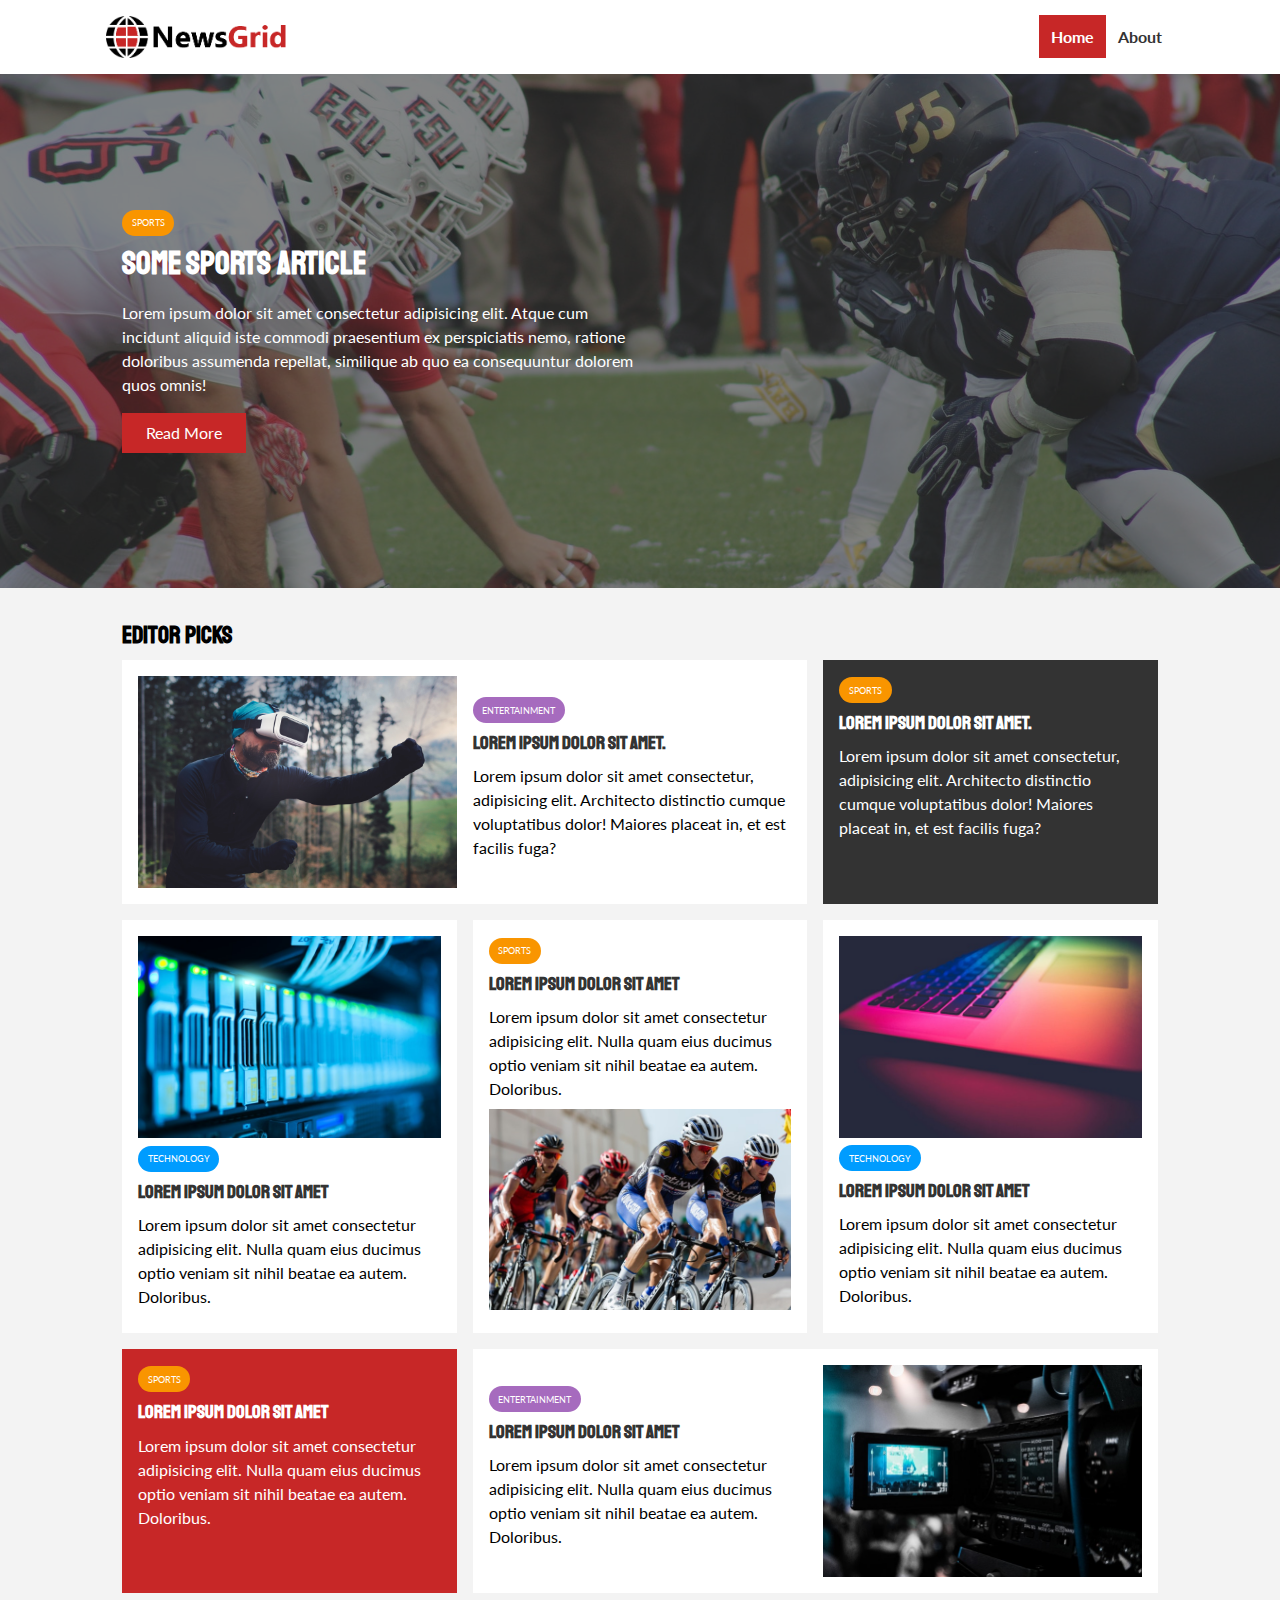
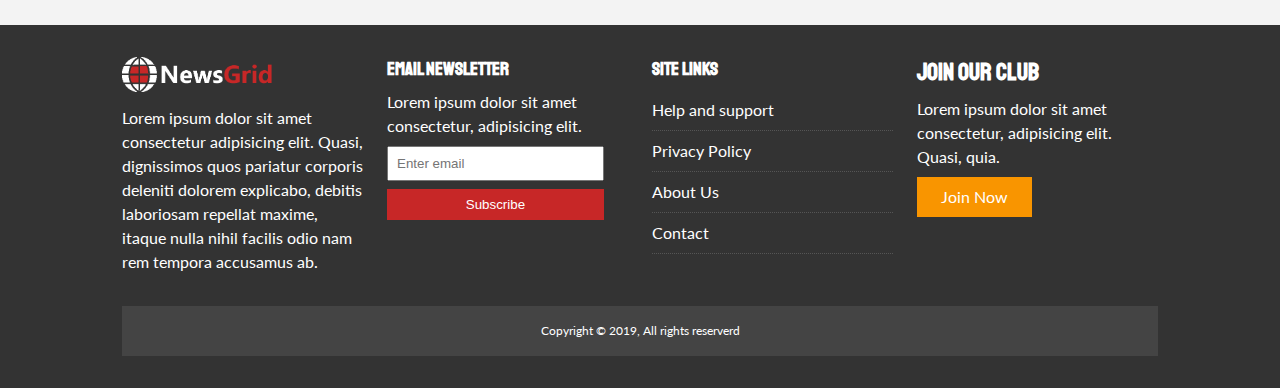
<file: index.html>
<!DOCTYPE html>
<html lang="en">
  <head>
    <meta charset="UTF-8" />
    <meta name="viewport" content="width=device-width, initial-scale=1.0" />
    <meta http-equiv="X-UA-Compatible" content="ie=edge" />
    <link
      rel="stylesheet"
      href="https://use.fontawesome.com/releases/v5.6.3/css/all.css"
      integrity="sha384-UHRtZLI+pbxtHCWp1t77Bi1L4ZtiqrqD80Kn4Z8NTSRyMA2Fd33n5dQ8lWUE00s/"
      crossorigin="anonymous"
    />
    <link
      href="https://fonts.googleapis.com/css?family=Lato|Staatliches"
      rel="stylesheet"
    />
    <link rel="stylesheet" href="./styles/style.css" />
    <link
      rel="stylesheet"
      media="screen and (max-width: 768px)"
      href="./styles/mobile.css"
    />
    <link rel="shortcut icon" type="image/x-icon" href="favicon.ico" />
    <title>NewsGrid | Latest News</title>
  </head>
  <body>
    <nav id="main-nav">
      <div class="container">
        <img src="./images/logo.png" alt="NewsGrid" class="logo" />
        <div class="social">
          <a href="#" target="blank"><i class="fab fa-facebook fa-2x"></i></a>
          <a href="#" target="blank"><i class="fab fa-youtube fa-2x"></i></a>
          <a href="#" target="blank"><i class="fab fa-instagram fa-2x"></i></a>
          <a href="#" target="blank"><i class="fab fa-twitter fa-2x"></i></a>
        </div>
        <ul>
          <li><a class="current" href="index.html">Home</a></li>
          <li><a class="" href="about.html">About</a></li>
        </ul>
      </div>
    </nav>
    <!-- Showcase -->
    <header id="showcase">
      <div class="container">
        <div class="showcase-container">
          <div class="showcase-content">
            <div class="category category-sports">Sports</div>
            <h1>Some Sports Article</h1>
            <p></p>
              Lorem ipsum dolor sit amet consectetur adipisicing elit. Atque cum
              incidunt aliquid iste commodi praesentium ex perspiciatis nemo,
              ratione doloribus assumenda repellat, similique ab quo ea
              consequuntur dolorem quos omnis!
            </p>
            <a href="article.html" class="btn btn-primary">Read More</a>
          </div>
        </div>
      </div>
    </header>
    <!-- Home Articles -->
    <section id="home-articles" class="py-2">
      <div class="container">
        <h2>Editor Picks</h2>
        <div class="articles-container">
          <article class="card">
            <img src="./images/articles/ent1.jpg" alt="#">
            <div>
              <div class="category category-ent">Entertainment</div>
              <h3>
                <a href="article.html">Lorem ipsum dolor sit amet.</a>
              </h3>
              <p>Lorem ipsum dolor sit amet consectetur, adipisicing elit. Architecto distinctio cumque voluptatibus dolor! Maiores placeat in, et est facilis fuga?</p>
            </div>
          </article>
          <article class="card bg-dark">
            <div class="category category-sports">Sports</div>
            <h3>
              <a href="article.html">Lorem ipsum dolor sit amet.</a>
            </h3>
            <p>Lorem ipsum dolor sit amet consectetur, adipisicing elit. Architecto distinctio cumque voluptatibus dolor! Maiores placeat in, et est facilis fuga?</p>
           </article>
           <article class="card">
            <img src="./images/articles/tech1.jpg" alt="">
            <div class="category category-tech">Technology</div>
            <h3>
              <a href="article.html">Lorem ipsum dolor sit amet</a>
            </h3>
            <p>Lorem ipsum dolor sit amet consectetur adipisicing elit. Nulla quam eius ducimus optio veniam sit nihil beatae ea autem. Doloribus.</p>
          </article>
          <article class="card">
            <div class="category category-sports">Sports</div>
            <h3>
              <a href="article.html">Lorem ipsum dolor sit amet</a>
            </h3>
            <p>Lorem ipsum dolor sit amet consectetur adipisicing elit. Nulla quam eius ducimus optio veniam sit nihil beatae ea autem. Doloribus.</p>
            <img src="./images//articles/sports1.jpg" alt="">
          </article>
          <article class="card">
            <img src="./images/articles/tech2.jpg" alt="">
            <div class="category category-tech">Technology</div>
            <h3>
              <a href="article.html">Lorem ipsum dolor sit amet</a>
            </h3>
            <p>Lorem ipsum dolor sit amet consectetur adipisicing elit. Nulla quam eius ducimus optio veniam sit nihil beatae ea autem. Doloribus.</p>
          </article>
          <article class="card bg-primary">
            <div class="category category-sports">Sports</div>
            <h3>
              <a href="article.html">Lorem ipsum dolor sit amet</a>
            </h3>
            <p>Lorem ipsum dolor sit amet consectetur adipisicing elit. Nulla quam eius ducimus optio veniam sit nihil beatae ea autem. Doloribus.</p>
          </article>
          <article class="card">
            <div>
              <div class="category category-ent">Entertainment</div>
              <h3>
                <a href="article.html">Lorem ipsum dolor sit amet</a>
              </h3>
              <p>Lorem ipsum dolor sit amet consectetur adipisicing elit. Nulla quam eius ducimus optio veniam sit nihil beatae ea autem. Doloribus.</p>
            </div>
            <img src="./images/articles/ent2.jpg" alt="">
          </article>
        </div>
      </div>
    </section>
    <!-- Footer -->
    <footer id="main-footer" class="py-2">
      <div class="container footer-container">
        <div>
          <img src="./images/logo_light.png" alt="newsgrid">
          <p>Lorem ipsum dolor sit amet consectetur adipisicing elit. Quasi, dignissimos quos pariatur corporis deleniti dolorem explicabo, debitis laboriosam repellat maxime, itaque nulla nihil facilis odio nam rem tempora accusamus ab.</p>
         </div>
         <div>
           <h3>Email newsletter</h3>
           <p>Lorem ipsum dolor sit amet consectetur, adipisicing elit.</p>
           <form>
             <input type="email" placeholder="Enter email">
             <input type="submit" value="Subscribe" class="btn btn-primary">
             
             
             
           </form>
         </div>
         <div>
           <h3>Site Links</h3>
           <ul class="list">
             <li><a href="#">Help and support</a></li>
             <li><a href="#">Privacy Policy</a></li>
             <li><a href="#">About Us</a></li>
             <li><a href="#">Contact</a></li>
           </ul>
         </div>
         <div>
           <h2>Join our club</h2>
           <p>Lorem ipsum dolor sit amet consectetur, adipisicing elit. Quasi, quia.</p>
           <a href="#" class="btn btn-secondary">Join Now</a>
         </div>
         <div>
           <p>Copyright &copy; 2019, All rights reserverd</p>
         </div>
      </div>
    </footer>

  </body>
</html>
</file>
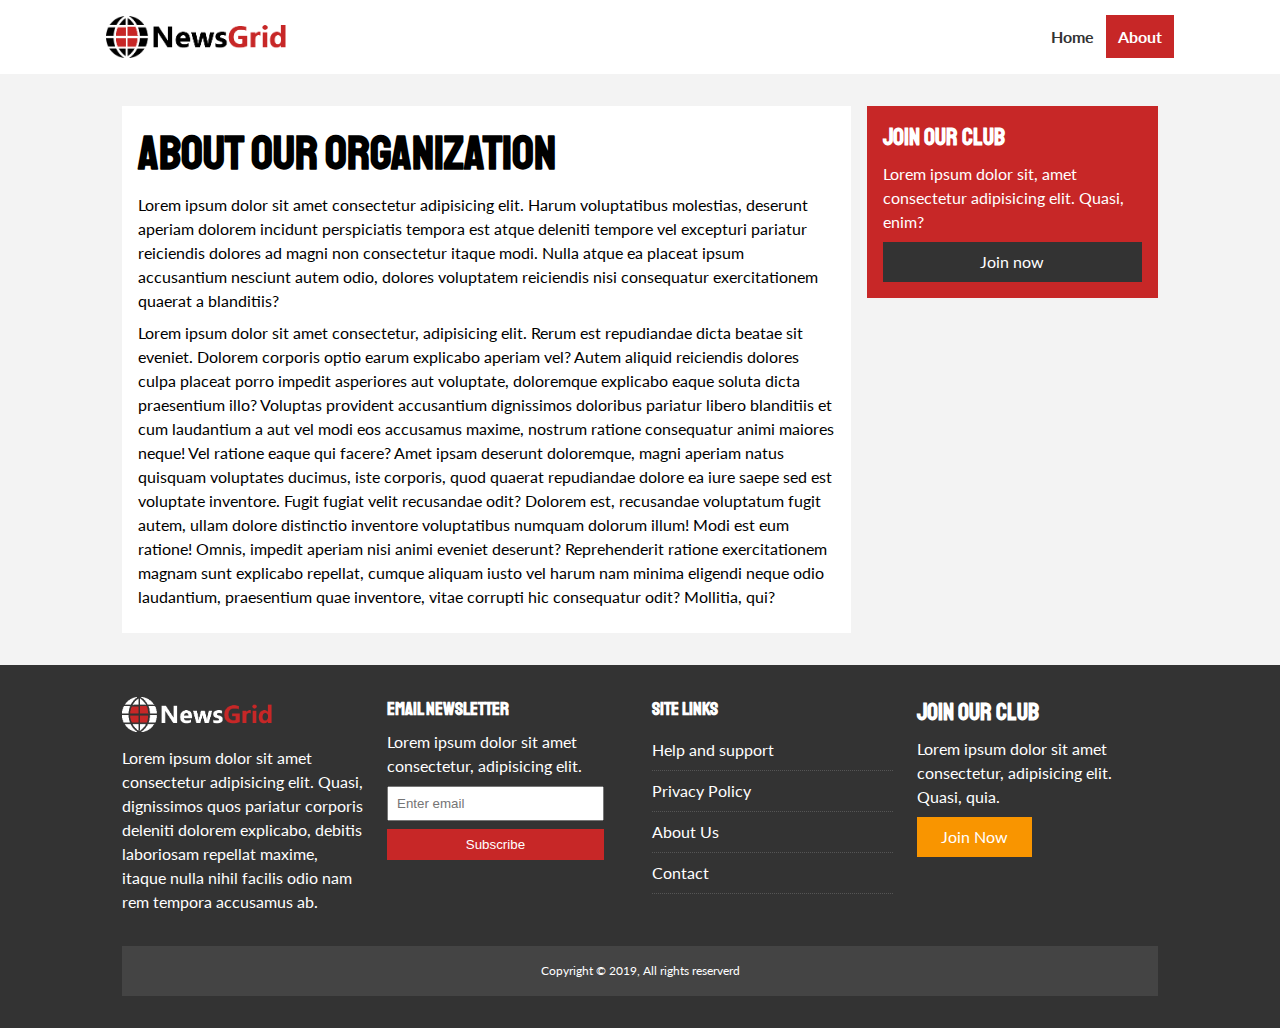
<file: about.html>
<!DOCTYPE html>
<html lang="en">
  <head>
    <meta charset="UTF-8" />
    <meta name="viewport" content="width=device-width, initial-scale=1.0" />
    <meta http-equiv="X-UA-Compatible" content="ie=edge" />
    <link
      rel="stylesheet"
      href="https://use.fontawesome.com/releases/v5.6.3/css/all.css"
      integrity="sha384-UHRtZLI+pbxtHCWp1t77Bi1L4ZtiqrqD80Kn4Z8NTSRyMA2Fd33n5dQ8lWUE00s/"
      crossorigin="anonymous"
    />
    <link
      href="https://fonts.googleapis.com/css?family=Lato|Staatliches"
      rel="stylesheet"
    />
    <link rel="stylesheet" href="./styles/style.css" />
    <link
      rel="stylesheet"
      media="screen and (max-width: 768px)"
      href="./styles/mobile.css"
    />
    <link rel="shortcut icon" type="image/x-icon" href="favicon.ico" />
    <title>NewsGrid | About</title>
  </head>
  <body>
    <nav id="main-nav">
      <div class="container">
        <img src="./images/logo.png" alt="NewsGrid" class="logo" />
        <div class="social">
          <a href="#" target="blank"><i class="fab fa-facebook fa-2x"></i></a>
          <a href="#" target="blank"><i class="fab fa-youtube fa-2x"></i></a>
          <a href="#" target="blank"><i class="fab fa-instagram fa-2x"></i></a>
          <a href="#" target="blank"><i class="fab fa-twitter fa-2x"></i></a>
        </div>
        <ul>
          <li><a href="index.html">Home</a></li>
          <li><a class="current" href="about.html">About</a></li>
        </ul>
      </div>
    </nav>

    <section id="about">
      <div class="container">
        <div class="page-container">
          <article class="card">
            <h1 class="l-heading">
              About our organization
            </h1>
            <p>
              Lorem ipsum dolor sit amet consectetur adipisicing elit. Harum
              voluptatibus molestias, deserunt aperiam dolorem incidunt
              perspiciatis tempora est atque deleniti tempore vel excepturi
              pariatur reiciendis dolores ad magni non consectetur itaque modi.
              Nulla atque ea placeat ipsum accusantium nesciunt autem odio,
              dolores voluptatem reiciendis nisi consequatur exercitationem
              quaerat a blanditiis?
            </p>
            <p>
              Lorem ipsum dolor sit amet consectetur, adipisicing elit. Rerum
              est repudiandae dicta beatae sit eveniet. Dolorem corporis optio
              earum explicabo aperiam vel? Autem aliquid reiciendis dolores
              culpa placeat porro impedit asperiores aut voluptate, doloremque
              explicabo eaque soluta dicta praesentium illo? Voluptas provident
              accusantium dignissimos doloribus pariatur libero blanditiis et
              cum laudantium a aut vel modi eos accusamus maxime, nostrum
              ratione consequatur animi maiores neque! Vel ratione eaque qui
              facere? Amet ipsam deserunt doloremque, magni aperiam natus
              quisquam voluptates ducimus, iste corporis, quod quaerat
              repudiandae dolore ea iure saepe sed est voluptate inventore.
              Fugit fugiat velit recusandae odit? Dolorem est, recusandae
              voluptatum fugit autem, ullam dolore distinctio inventore
              voluptatibus numquam dolorum illum! Modi est eum ratione! Omnis,
              impedit aperiam nisi animi eveniet deserunt? Reprehenderit ratione
              exercitationem magnam sunt explicabo repellat, cumque aliquam
              iusto vel harum nam minima eligendi neque odio laudantium,
              praesentium quae inventore, vitae corrupti hic consequatur odit?
              Mollitia, qui?
            </p>
          </article>
          <aside class="card bg-primary">
            <h2>Join our club</h2>
            <p>
              Lorem ipsum dolor sit, amet consectetur adipisicing elit. Quasi,
              enim?
            </p>
            <a href="#" class="btn btn-dark btn-block">Join now</a>
          </aside>
        </div>
      </div>
    </section>

    <!-- Footer -->
    <footer id="main-footer" class="py-2">
      <div class="container footer-container">
        <div>
          <img src="./images/logo_light.png" alt="newsgrid" />
          <p>
            Lorem ipsum dolor sit amet consectetur adipisicing elit. Quasi,
            dignissimos quos pariatur corporis deleniti dolorem explicabo,
            debitis laboriosam repellat maxime, itaque nulla nihil facilis odio
            nam rem tempora accusamus ab.
          </p>
        </div>
        <div>
          <h3>Email newsletter</h3>
          <p>Lorem ipsum dolor sit amet consectetur, adipisicing elit.</p>
          <form>
            <input type="email" placeholder="Enter email" />
            <input type="submit" value="Subscribe" class="btn btn-primary" />
          </form>
        </div>
        <div>
          <h3>Site Links</h3>
          <ul class="list">
            <li><a href="#">Help and support</a></li>
            <li><a href="#">Privacy Policy</a></li>
            <li><a href="#">About Us</a></li>
            <li><a href="#">Contact</a></li>
          </ul>
        </div>
        <div>
          <h2>Join our club</h2>
          <p>
            Lorem ipsum dolor sit amet consectetur, adipisicing elit. Quasi,
            quia.
          </p>
          <a href="#" class="btn btn-secondary">Join Now</a>
        </div>
        <div>
          <p>Copyright &copy; 2019, All rights reserverd</p>
        </div>
      </div>
    </footer>
  </body>
</html>
</file>
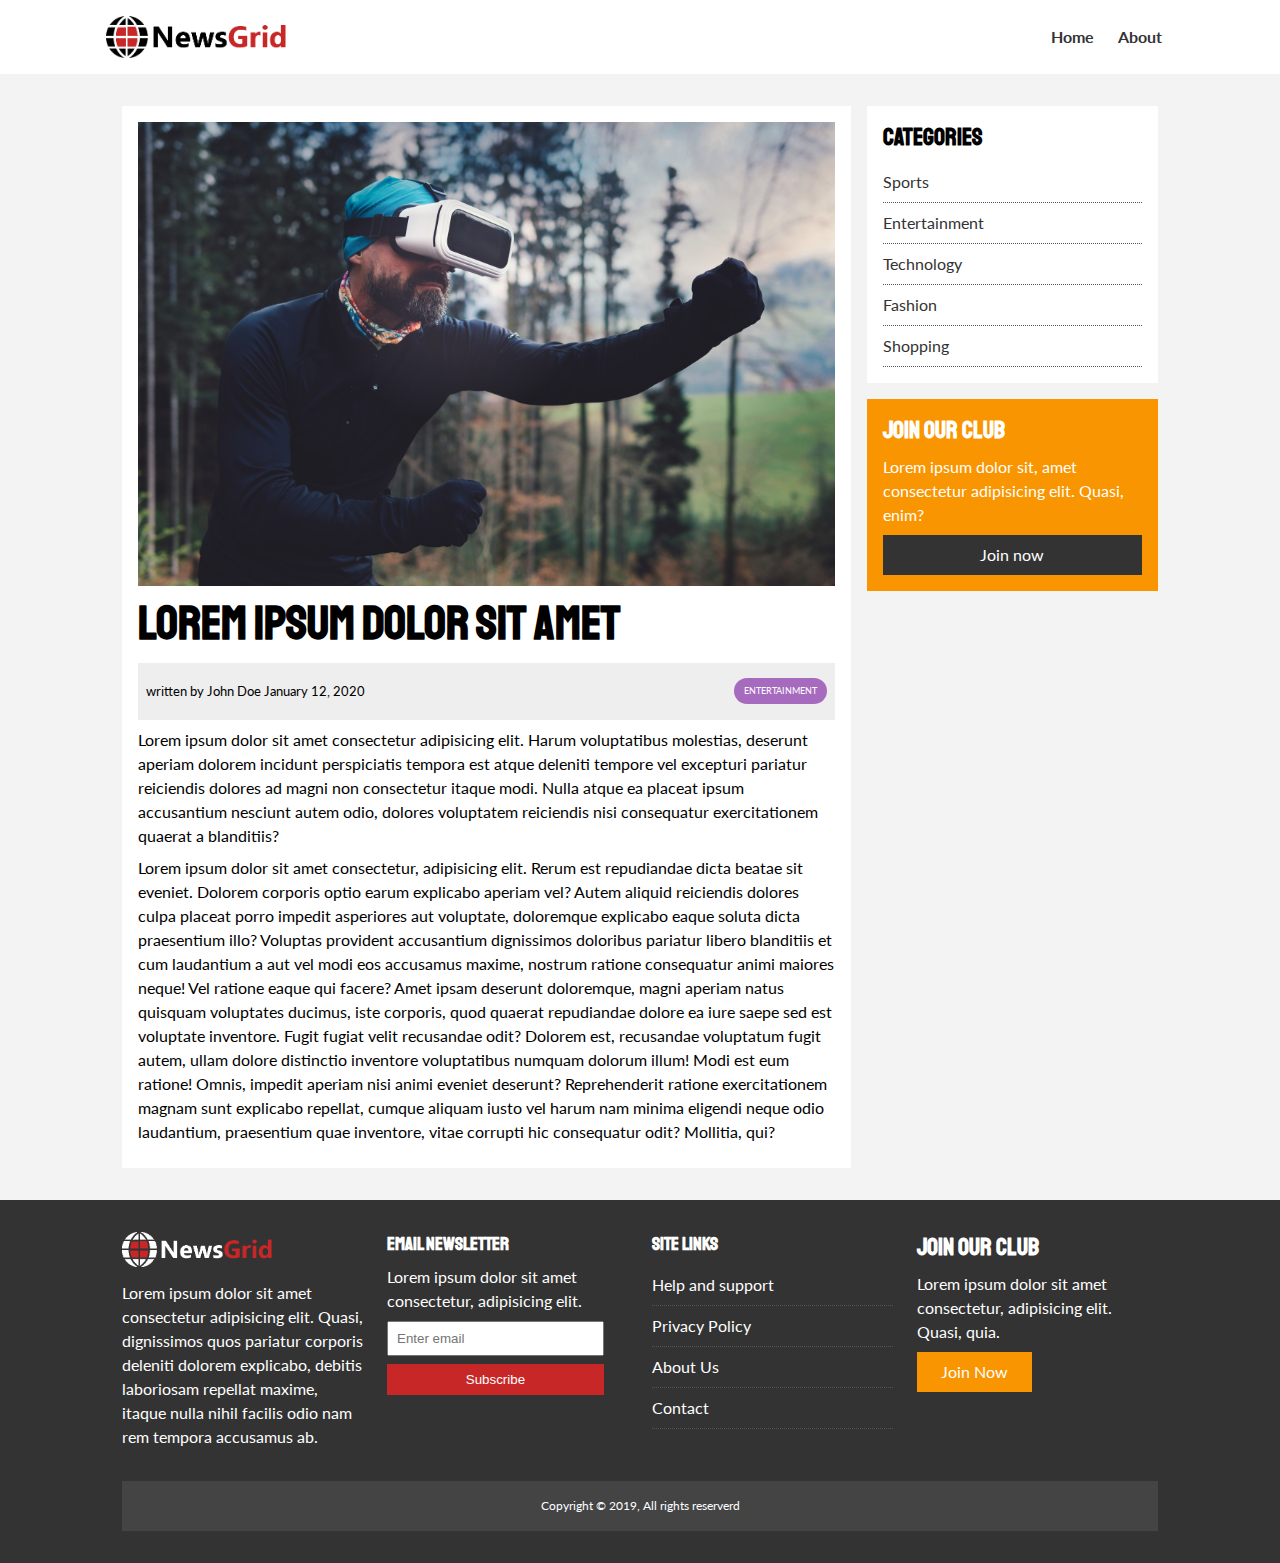
<file: article.html>
<!DOCTYPE html>
<html lang="en">
  <head>
    <meta charset="UTF-8" />
    <meta name="viewport" content="width=device-width, initial-scale=1.0" />
    <meta http-equiv="X-UA-Compatible" content="ie=edge" />
    <link
      rel="stylesheet"
      href="https://use.fontawesome.com/releases/v5.6.3/css/all.css"
      integrity="sha384-UHRtZLI+pbxtHCWp1t77Bi1L4ZtiqrqD80Kn4Z8NTSRyMA2Fd33n5dQ8lWUE00s/"
      crossorigin="anonymous"
    />
    <link
      href="https://fonts.googleapis.com/css?family=Lato|Staatliches"
      rel="stylesheet"
    />
    <link rel="stylesheet" href="./styles/style.css" />
    <link
      rel="stylesheet"
      media="screen and (max-width: 768px)"
      href="./styles/mobile.css"
    />
    <link rel="shortcut icon" type="image/x-icon" href="favicon.ico" />
    <title>NewsGrid |</title>
  </head>
  <body>
    <nav id="main-nav">
      <div class="container">
        <img src="./images/logo.png" alt="NewsGrid" class="logo" />
        <div class="social">
          <a href="#" target="blank"><i class="fab fa-facebook fa-2x"></i></a>
          <a href="#" target="blank"><i class="fab fa-youtube fa-2x"></i></a>
          <a href="#" target="blank"><i class="fab fa-instagram fa-2x"></i></a>
          <a href="#" target="blank"><i class="fab fa-twitter fa-2x"></i></a>
        </div>
        <ul>
          <li><a href="index.html">Home</a></li>
          <li><a href="about.html">About</a></li>
        </ul>
      </div>
    </nav>

    <section id="article">
      <div class="container">
        <div class="page-container">
          <article class="card">
            <img src="./images/articles/ent1.jpg" alt="">
            <h1 class="l-heading">
              Lorem ipsum dolor sit amet
            </h1>
            <div class="meta">
              <small><i class="fas fa-user"></i>
                written by John Doe January 12, 2020</small>
                
              </small>
              <div class="category category-ent">Entertainment</div>
            </div>
            <p>
              Lorem ipsum dolor sit amet consectetur adipisicing elit. Harum
              voluptatibus molestias, deserunt aperiam dolorem incidunt
              perspiciatis tempora est atque deleniti tempore vel excepturi
              pariatur reiciendis dolores ad magni non consectetur itaque modi.
              Nulla atque ea placeat ipsum accusantium nesciunt autem odio,
              dolores voluptatem reiciendis nisi consequatur exercitationem
              quaerat a blanditiis?
            </p>
            <p>
              Lorem ipsum dolor sit amet consectetur, adipisicing elit. Rerum
              est repudiandae dicta beatae sit eveniet. Dolorem corporis optio
              earum explicabo aperiam vel? Autem aliquid reiciendis dolores
              culpa placeat porro impedit asperiores aut voluptate, doloremque
              explicabo eaque soluta dicta praesentium illo? Voluptas provident
              accusantium dignissimos doloribus pariatur libero blanditiis et
              cum laudantium a aut vel modi eos accusamus maxime, nostrum
              ratione consequatur animi maiores neque! Vel ratione eaque qui
              facere? Amet ipsam deserunt doloremque, magni aperiam natus
              quisquam voluptates ducimus, iste corporis, quod quaerat
              repudiandae dolore ea iure saepe sed est voluptate inventore.
              Fugit fugiat velit recusandae odit? Dolorem est, recusandae
              voluptatum fugit autem, ullam dolore distinctio inventore
              voluptatibus numquam dolorum illum! Modi est eum ratione! Omnis,
              impedit aperiam nisi animi eveniet deserunt? Reprehenderit ratione
              exercitationem magnam sunt explicabo repellat, cumque aliquam
              iusto vel harum nam minima eligendi neque odio laudantium,
              praesentium quae inventore, vitae corrupti hic consequatur odit?
              Mollitia, qui?
            </p>
          </article>
          <aside id="categories" class="card">
            <h2>Categories</h2>
            <ul class="list">
              <li><a href="#"><i class="fas fa-chevron-right"></i>Sports</a></li>
              <li><a href="#"><i class="fas fa-chevron-right"></i>Entertainment</a></li>
              <li><a href="#"><i class="fas fa-chevron-right"></i>Technology</a></li>
              <li><a href="#"><i class="fas fa-chevron-right"></i>Fashion</a></li>
              <li><a href="#"><i class="fas fa-chevron-right"></i>Shopping</a></li>
             
            </ul>
          </aside>
          <aside class="card bg-secondary">
            <h2>Join our club</h2>
            <p>
              Lorem ipsum dolor sit, amet consectetur adipisicing elit. Quasi,
              enim?
            </p>
            <a href="#" class="btn btn-dark btn-block">Join now</a>
          </aside>
        </div>
      </div>
    </section>

    <!-- Footer -->
    <footer id="main-footer" class="py-2">
      <div class="container footer-container">
        <div>
          <img src="./images/logo_light.png" alt="newsgrid" />
          <p>
            Lorem ipsum dolor sit amet consectetur adipisicing elit. Quasi,
            dignissimos quos pariatur corporis deleniti dolorem explicabo,
            debitis laboriosam repellat maxime, itaque nulla nihil facilis odio
            nam rem tempora accusamus ab.
          </p>
        </div>
        <div>
          <h3>Email newsletter</h3>
          <p>Lorem ipsum dolor sit amet consectetur, adipisicing elit.</p>
          <form>
            <input type="email" placeholder="Enter email" />
            <input type="submit" value="Subscribe" class="btn btn-primary" />
          </form>
        </div>
        <div>
          <h3>Site Links</h3>
          <ul class="list">
            <li><a href="#">Help and support</a></li>
            <li><a href="#">Privacy Policy</a></li>
            <li><a href="#">About Us</a></li>
            <li><a href="#">Contact</a></li>
          </ul>
        </div>
        <div>
          <h2>Join our club</h2>
          <p>
            Lorem ipsum dolor sit amet consectetur, adipisicing elit. Quasi,
            quia.
          </p>
          <a href="#" class="btn btn-secondary">Join Now</a>
        </div>
        <div>
          <p>Copyright &copy; 2019, All rights reserverd</p>
        </div>
      </div>
    </footer>
  </body>
</html>
</file>
<file: styles/style.css>
html {
  box-sizing: border-box;
}
*,
*:before,
*:after {
  box-sizing: inherit;
  margin: 0;
  padding: 0;
}

/** Variables */
:root {
  --primary-color: #c72727;
  --secondary-color: #f99500;
  --light-color: #f3f3f3;
  --dark-color: #333;
  --max-width: 1100px;
}

.category {
  --sports-color: #f99500;
  --ent-color: #a66bbe;
  --tech-color: #009cff;
}

body {
  font-family: "Lato", sans-serif;
  line-height: 1.5;
  background: var(--light-color);
}

a {
  color: #333;
  text-decoration: none;
}
ul {
  list-style: none;
}
img {
  width: 100%;
}

h1,
h2,
h3,
h4,
h5,
h6 {
  font-family: "Staatliches", cursive;
  margin-bottom: 0.55rem;
  line-height: 1.3;
}

/* ulitity */

.container {
  max-width: var(--max-width);
  margin: auto;
  padding: 0 2rem;
  overflow: hidden;
}

.category {
  display: inline-block;
  color: #fff;
  font-size: 0.55rem;
  text-transform: uppercase;
  padding: 0.4rem 0.6rem;
  border-radius: 15px;
  margin-bottom: 0.5rem;
}
.category-sports {
  background: var(--sports-color);
}
.category-ent {
  background: var(--ent-color);
}
.category-tech {
  background: var(--tech-color);
}

.btn {
  display: inline-block;
  border: none;
  background: var(--dark-color);
  color: #fff;
  padding: 0.5rem 1.5rem;
}

p {
  margin: 0.5rem 0;
}

.btn-light {
  background: var(--light-color);
}
.btn-primary {
  background: var(--primary-color);
}
.btn-secondary {
  background: var(--secondary-color);
}

.btn:hover {
  opacity: 0.9;
}

.btn-block {
  display: block;
  width: 100%;
  text-align: center;
}

.card {
  background: #fff;
  padding: 1rem;
}
.bg-dark {
  background: var(--dark-color);
  color: #fff;
}

.bg-primary {
  background: var(--primary-color);
  color: #fff;
}

.bg-secondary {
  background: var(--secondary-color);
  color: #fff;
}

.bg-dark h1,
.bg-dark h2,
.bg-dark h3,
.bg-dark a,
.bg-primary h1,
.bg-primary h2,
.bg-primary h3,
.bg-primary a,
.bg-secondary h1,
.bg-secondary h2,
.bg-secondary h3,
.bg-secondary a {
  color: #fff;
}

.py-1 {
  padding: 1.5rem 0;
}
.py-2 {
  padding: 2rem 0;
}
.py-3 {
  padding: 3rem 0;
}
.p-1 {
  padding: 1.5rem;
}
.p-2 {
  padding: 2rem;
}
.p-3 {
  padding: 3rem;
}

.l-heading {
  font-size: 3rem;
}

.list li {
  padding: 0.5rem 0;
  border-bottom: #555 dotted 1px;
}

.list li a:hover {
  color: var(--primary-color) !important;
}
/* Navigation */
#main-nav {
  background: #fff;
  position: sticky;
  top: 0;
  z-index: 2;
}

#main-nav .container {
  display: grid;
  grid-template-columns: 6fr 3fr 2fr;
  padding: 1rem;
  align-items: center;
}
#main-nav .logo {
  width: 180px;
}

#main-nav ul {
  justify-self: end;
  display: flex;
}

#main-nav ul li a {
  padding: 0.75rem;
  font-weight: bold;
}

#main-nav ul li a.current {
  background: var(--primary-color);
  color: #fff;
}

#main-nav ul li a:hover {
  background: var(--light-color);
  color: var(--dark-color);
}

#main-nav .social {
  justify-self: center;
}

#main-nav .social i {
  color: #777;
  margin-right: 0.5rem;
}

/* showcase */
#showcase {
  color: #fff;
  background: #333;
  padding: 2rem;
  position: relative;
}

#showcase:before {
  content: "";
  background: url(..//images/featured.jpg) no-repeat center center/cover;
  position: absolute;
  top: 0;
  left: 0;
  width: 100%;
  height: 100%;
  opacity: 0.4;
}

#showcase .showcase-container {
  display: grid;
  grid-template-columns: repeat(2, 1fr);
  justify-content: center;
  align-items: center;
  height: 50vh;
}

#showcase .showcase-content {
  z-index: 1;
}

#showcase .showcase-content p {
  margin-bottom: 1rem;
}

/* home articles */

#home-articles .articles-container {
  display: grid;
  grid-template-columns: repeat(3, 1fr);
  grid-gap: 1rem;
}

#home-articles .articles-container > *:first-child,
#home-articles .articles-container > *:last-child {
  grid-column: 1 / span 2;
  align-items: center;
  display: grid;
  grid-template-columns: repeat(2, 1fr);
  grid-gap: 1rem;
}

#home-articles .articles-container > *:last-child {
  grid-column: 2 / span 2;
}

#article .meta {
  display: flex;
  justify-content: space-between;
  align-items: center;
  background: #eee;
  padding: 0.5rem;
}

#article .meta .category {
  margin-top: 0.4rem;
}
/* footer */

#main-footer {
  background: var(--dark-color);
  color: #fff;
}

#main-footer img {
  width: 150px;
}

#main-footer a {
  color: #fff;
}

.footer-container {
  display: grid;
  grid-template-columns: repeat(4, 1fr);
  grid-gap: 1.5rem;
}

#main-footer .footer-container > *:last-child {
  background: #444;
  grid-column: 1 / span 4;
  padding: 0.5rem;
  text-align: center;
  font-size: 0.75rem;
}

#main-footer .footer-container input[type="email"] {
  width: 90%;
  padding: 0.5rem;
  margin-bottom: 0.5rem;
}

#main-footer .footer-container input[type="submit"] {
  width: 90%;
}

/* Inner page container */

.page-container {
  display: grid;
  grid-template-columns: 5fr 2fr;
  grid-gap: 1rem;
  margin: 2rem 0;
}

.page-container > *:first-child {
  grid-row: 1 / span 3;
}
</file>
<file: styles/mobile.css>
/* navigation */

#main-nav .social {
  display: none;
}

#main-nav .container {
  grid-template-columns: 1fr;
  grid-gap: 1.2rem;
}

#main-nav ul,
#main-nav .logo {
  justify-self: center;
}

#main-nav ul li a {
  padding: 0.5rem;
}

#home-articles .articles-container {
  grid-template-columns: repeat(2, 1fr);
}

#home-articles .articles-container > *:first-child,
#home-articles .articles-container > *:last-child {
  grid-column: 1;
  grid-template-columns: 1fr;
}

@media (max-width: 600px) {
  /* stack grid items */

  #showcase .showcase-container,
  #home-articles .articles-container,
  #main-footer .footer-container {
    grid-template-columns: 1fr;
  }

  #main-footer .footer-container > *:last-child {
    grid-column: 1;
  }
  #main-footer .footer-container > * {
    border-bottom: 1px solid #444;
    padding-bottom: 1rem;
  }

  #main-footer .footer-container > *:last-child,
  #main-footer .footer-container > *:nth-child(3),
  #main-footer .footer-container > *:nth-child(4) {
    border-bottom: none;
  }

  .page-container {
    grid-template-columns: 1fr;
    text-align: justify;
  }
}
</file>
